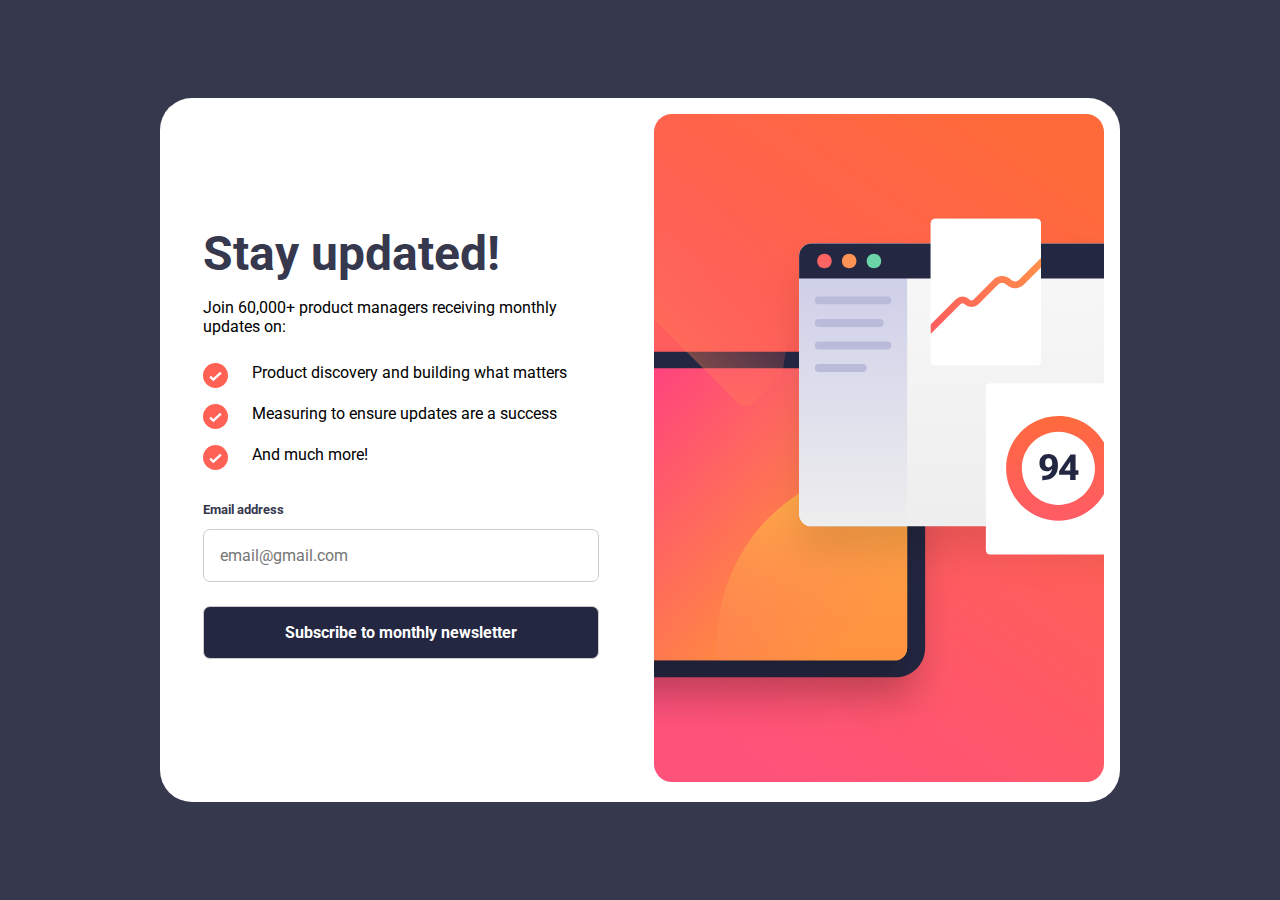
<file: index.html>
<!DOCTYPE html>
<html lang="en">
<head>
  <meta charset="UTF-8">
  <meta name="viewport" content="width=device-width, initial-scale=1.0"> <!-- displays site properly based on user's device -->

  <link rel="icon" type="image/png" sizes="32x32" href="./assets/images/favicon-32x32.png">
  
  <title>Frontend Mentor | Newsletter sign-up form with success message</title>

  <!-- Feel free to remove these styles or customise in your own stylesheet 👍 -->
  <link rel="stylesheet" href="assets/style.css">
  <script src="assets/script.js" defer></script>
</head>
<body>

  <!-- Sign-up form start --> 
  <main>
    <section class="image-content">
      <picture>
        <source media="(min-width: 778px )" srcset="assets/images/illustration-sign-up-desktop.svg" sizes="">
        <img src="assets/images/illustration-sign-up-mobile.svg" alt="desgin bg">
      </picture>
    </section>
  
    <section class="text-content">
      <header>
        <h1>Stay updated!</h1>
      </header>
      <article>
        <p> Join 60,000+ product managers receiving monthly updates on:</p>
        
        <figure>
          <img src="assets/images/icon-list.svg" alt="checkmark">
          <figcaption>
            <p>Product discovery and building what matters </p>
          </figcaption>
        </figure>
        
        <figure>
          <img src="assets/images/icon-list.svg" alt="checkmark">
          <figcaption>
            <p>Measuring to ensure updates are a success</p>
          </figcaption>
        </figure>
        
        <figure>
          <img src="assets/images/icon-list.svg" alt="checkmark">
          <figcaption>
            <p>And much more!</p>
          </figcaption>
        </figure>
      </article>
  
    <!-- Sign-up form end -->
      <form action="/" method="post">
        <div class="form-control">
          <div class="detail-box">
            <label for="email">Email address</label>
            <p class="err-msg">Valid email required</p>
          </div>

          <input type="email" placeholder="email@gmail.com" id="email" required>
        </div>
        <button class="send-btn" type="submit">Subscribe to monthly newsletter</button>
      </form>
    </section>
  </main>
  <!-- Success message start -->
  <section class="pop-container">
    <img src="assets/images/icon-list.svg" alt="checkmark">
    <h2 class="title"> Thanks for subscribing! </h2>
    <p class="text">
      A confirmation email has been sent to <span class="receiver-email"> ash@loremcompany.com.</span> 
      Please open it and click the button inside to confirm your subscription.
    </p>
    <button type="submit" class="dismiss-btn">Dismiss message</button>
  </section>
  <!-- 

   -->

  <!-- Success message end -->
</body>
</html>
</file>
<file: assets/style.css>
/* @import url('assets/fonts/Roboto-Bold.ttf'); */
@import url('https://fonts.googleapis.com/css2?family=Roboto:wght@400;700&display=swap');
:root {
    /* --primary: (4, 100%, 67%); */
    --primary-clr: hsl(4, 100%, 67%);
    --dark-slate-grey-cls: hsl(234, 29%, 20%);
    --charcoal-grey-cls: hsl(235, 18%, 26%);  
    --Grey-clr: hsl(231, 7%, 60%);
    --White-clr: hsl(0, 0%, 100%);

    --grad-clr: (to right bottom, hsl(234, 29%, 20%), hsl(4, 100%, 67%));


    --font-family: 'Roboto', sans-serif;
    --small-font-size: 16px;
    --large-font-size: clamp(2em, 5vw, 3em);
}
*,
*::before,
*::after{
    padding: 0;
    margin: 0;
    box-sizing: border-box;
    font-family: var(--font-family);
}
svg,
img {
    width: 100%;
}
body {
    background-color: var(--charcoal-grey-cls);
}
main {

    background-color: var(--White-clr);
    display: grid;
    gap: min(2.5em, 3vh);
    grid-template-columns: 1fr;
    grid-template-areas:
        'image-content'
        'text-content';
        min-height: 100vh;
        /* To be remove */
        /* display: none; */
}
.text-content {
    padding-inline: min(1.7em, 7vw);
    display: flex;
    flex-direction: column;
    justify-content: center;
}
header  h1 {
    font-size: var(--large-font-size);
    font-weight: 700;
    color: var(--charcoal-grey-cls);
    /* border: 2px solid red; */
}
article {
    display: flex;
    flex-direction: column;
    gap: 1em;
    padding-block: 1em;
}
article > p {
    padding-block-end:  0.7em;
}
.text {
    line-height: 1.5;
    font-size: var(--small-font-size);
    color: var(--charcoal-grey-cls);
}
figure {
    display: flex;
    gap: 1.5em;
    align-items: flex-start;
}
figure img {
    width: 25px;
}

/* Form */

form {
    margin-block: 1em;
    /* border: 2px solid blue; */
}
.form-control {
    display: flex;
    flex-direction: column;
    margin-block-end: 1.5em ;
}

input,
button {
    padding: 1em ;
    width: 100%;
    border-radius: 7px;
    font-size: var(--small-font-size);
    border: 1px solid #ccc;
    outline: none;
    margin-top: .7em;

}
input {
    color: var(--dark-slate-grey-cls);
}
input:focus-visible, input:focus {
    border-color: var(--dark-slate-grey-cls);
}

.send-btn{
    color: #fff;
    margin-top: 0;
    background-color: var(--dark-slate-grey-cls);
    font-weight: 700;
    text-align: center;
}
.send-btn:hover {
    background-image: linear-gradient(to right, var(--primary-clr), coral);
}

.detail-box {
    display: flex;
    justify-content: space-between;
    font-size: small;
    font-weight: 700;
}

label {
    color: var(--charcoal-grey-cls);
}
.err-msg {
    color: var(--primary-clr);
    display: none;

}
.err {
    border-color: var(--primary-clr);
    color: var(--primary-clr);
    background-color: lightpink;
    opacity: .4;
}


/* Alert box */
.pop-container {
    min-height: 100vh;
    display: flex;
    flex-direction: column;
    /* justify-content: center; */
    gap: min(1.4em, 2vh);
    padding: 1.7em;
    padding-top: 7em;
    position: relative;
    background-color: var(--White-clr);
    display: none;

}
.pop-container img {
    width: 5em;
}
.title {
    font-size: 3em;
    font-weight: 700;
    line-height: 1;
    margin-top: .5em;
}

.pop-container .text {
    line-height: 1.2;
    margin-block: 1.4em;
}
.pop-container button {
    position: absolute;
    bottom: 1.5em;
    left: 50%;
    transform: translateX(-50%);
    background-color: var(--dark-slate-grey-cls);
    color: var(--White-clr);
    font-weight: 700;
    width: 90%;

}


/* Large Screen */
@media screen and (min-width: 778px) {
    body {
        background-color: var(--charcoal-grey-cls);
        min-height: 100vh;
        display: flex;
        align-items: center;
        justify-content: center;
    }

    main {
        width: min(90%, 60em);
        border-radius: 2em;
        margin: auto;
        padding: 1em;
        display: grid;
        place-content: center;
        gap: min(2.5em, 3vh);
        grid-template-columns: 1fr 1fr;
        grid-template-areas:
        'text-content image-content';
        min-height: fit-content;
     /* display: none;    */
    }
    .image-content {
        grid-area: image-content;
    }
    .text-content {
        grid-area: text-content;
        padding: min(1.7em, 7vw);
    }

    .pop-container {
        border-radius: 2em;
        padding: 3em;
        width: min(25em, 40vw);
        min-height: 20em;
    }
    .pop-container img {
        width: 3em;
    }
    .pop-container button {
        position: relative;
        bottom: 0;
        width: 100%;
        border-radius: 7px
    }


}
</file>
